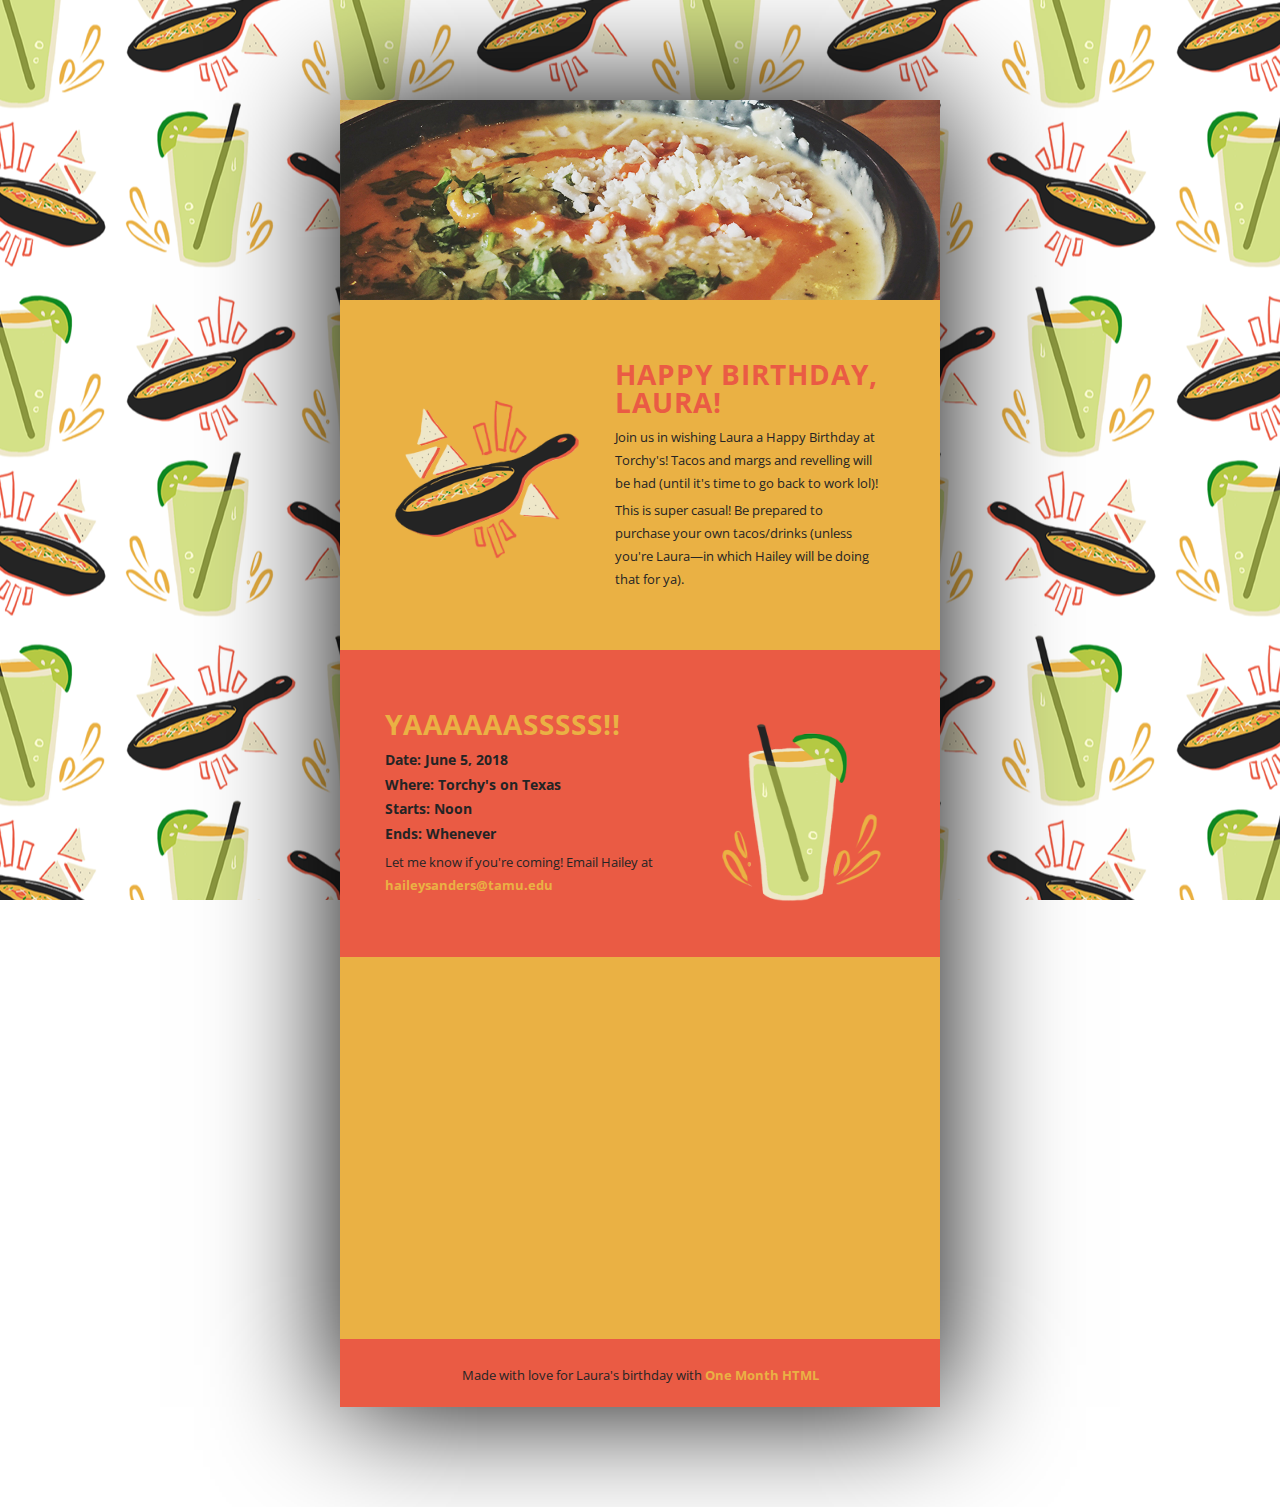
<file: index.html>
<!DOCTYPE html>
<html>
  <head>
    <title>Happy Birthday Laura!</title>
    <link rel="shortcut icon" type="image/png" href="images/favicon.png">
    <meta name="description" content="Happy Birthday Laura">
    <link rel="stylesheet" href="css/reset.css">
    <link rel="stylesheet" href="css/style.css">
    <link rel="stylesheet" href="css/small.css" media ="(max-width: 630px)">
    <link href="https://fonts.googleapis.com/css?family=Open+Sans+Condensed:700|Open+Sans:400,700" rel="stylesheet">
    <meta name="viewport" content="width=device-width, initial-scale=1">
  </head>
  <body>
    <div class="container">


        <section class="hero">
          <img src="images/hero.jpg" alt="Happy Birthday, Laura!">
        </section>

        <section class="intro">
            
            <aside class="left">
            <img src="images/queso.png" alt="Happy Birthday, Laura!">
            </aside>

            <h1>HAPPY BIRTHDAY, LAURA!</h1>

            <p>Join us in wishing Laura a Happy Birthday at Torchy's! Tacos and margs and revelling will be had (until it's time to go back to work lol)!</p>
            <p>This is super casual! Be prepared to purchase your own tacos/drinks (unless you're Laura&#8212;in which Hailey will be doing that for ya).</p>
      
         </section>


        <section class="contact">

          <aside class="right">
          <img src="images/marg.png" alt="Margarita"> 
          </aside>

          <h2>YAAAAAASSSSS!!</h2>
          <p class="info">Date: June 5, 2018<br>
          Where: Torchy's on Texas<br>
          Starts: Noon<br>
          Ends: Whenever<br>
          </p>

          <p>Let me know if you're coming! Email Hailey at <a href="mailto:haileysanders@tamu.edu">haileysanders@tamu.edu</a></p>
        </section>

        <section class="map">
            <iframe src="https://www.google.com/maps/embed?pb=!1m18!1m12!1m3!1d3433.3904817647917!2d-96.3305025848337!3d30.622950981675494!2m3!1f0!2f0!3f0!3m2!1i1024!2i768!4f13.1!3m3!1m2!1s0x8646838c74a439f9%3A0x88e9627b32932cac!2sTorchy&#39;s+Tacos!5e0!3m2!1sen!2sus!4v1526938238009" height="300" width="400"  frameborder="0" style="border:0" allowfullscreen></iframe>

        </section>

        <section class="footer">
          <p>Made with love for Laura's birthday with <a href="http://onemonth.com/">One Month HTML</a></p>
        </section>
    
    </div>
  </body>
</html>
</file>
<file: css/style.css>
/*
 * General Styles
*/


body {
  background: url(../images/bg.png);
  font-family: 'Open Sans', arial, sans-serif;

  background-position: center;
  background-attachment: fixed;
}


* {
  -moz-box-sizing: border-box; /* Firexfox */
  -webkit-box-sizing: border-box; /* Safari/Chrome/iOS/Android */
  box-sizing: border-box; /* IE */
}


p {
  font-size: 13px;
  line-height: 1.75;
  padding-top: 5px;
  color: #242424;
}


p.info{
  font-size: 14px;
  font-weight: bold;
}

a{
  color: #eab144;
  font-weight: bold;
  text-decoration: none;
   -o-transition:.3s;
  -ms-transition:.3s;
  -moz-transition:.3s;
  -webkit-transition:.3s;
  transition:.3s;
}

a:hover{
  color:#242424;
}


h1, h2 {
  font-family: 'Open Sans Condensed', sans-serif;
  font-weight: 700;
  letter-spacing: 1px;
    font-size: 1.75rem;
}


.container {
  width: 600px;
  margin: 100px auto;
  box-shadow: 0px 0px 120px;
}


h1 {

  padding-bottom: 5px;
  color: #ea5b44;
}


h2{
  color: #eab144;
  padding-bottom: 5px;
}


.hero{
  line-height: 0;
}

.hero img {
   width: 100%;
}

aside.left {
  float: left;
}

.left img{
  width: 200px;
  margin: 20px 30px 15px 0;
}

aside.right{
  float: right;
}

.right img{
  width: 200px;
  margin: 0 0px 0 30px;
}


section.map{
  padding-top: 20px;
}

section.intro{
    padding: 60px 60px 60px 45px;
}

section.map{
  padding-top: 40px;
  padding-bottom: 40px;
  text-align: center;
}

section.contact{
      padding: 60px 45px 60px 45px;
}

section.footer{
  text-align: center;
  padding: 20px;
}

.container section:nth-child(odd) {
  background: #ea5b44;
}

.container section:nth-child(even){
  background: #eab144;
}

iframe{
  width:90%;
}
</file>
<file: css/small.css>
.container {
  width: 100%;
  margin: 0;
  padding: 0;

}

.hero img {
  border-radius: 0px;
}

aside.right, aside.left{
  text-align: center;
  float: inherit;
}

.left img, .right img {
	margin: -30px 0 0 0;
	padding-bottom: 10px;
}

section.contact, section.intro{
  text-align: center;
}
</file>
